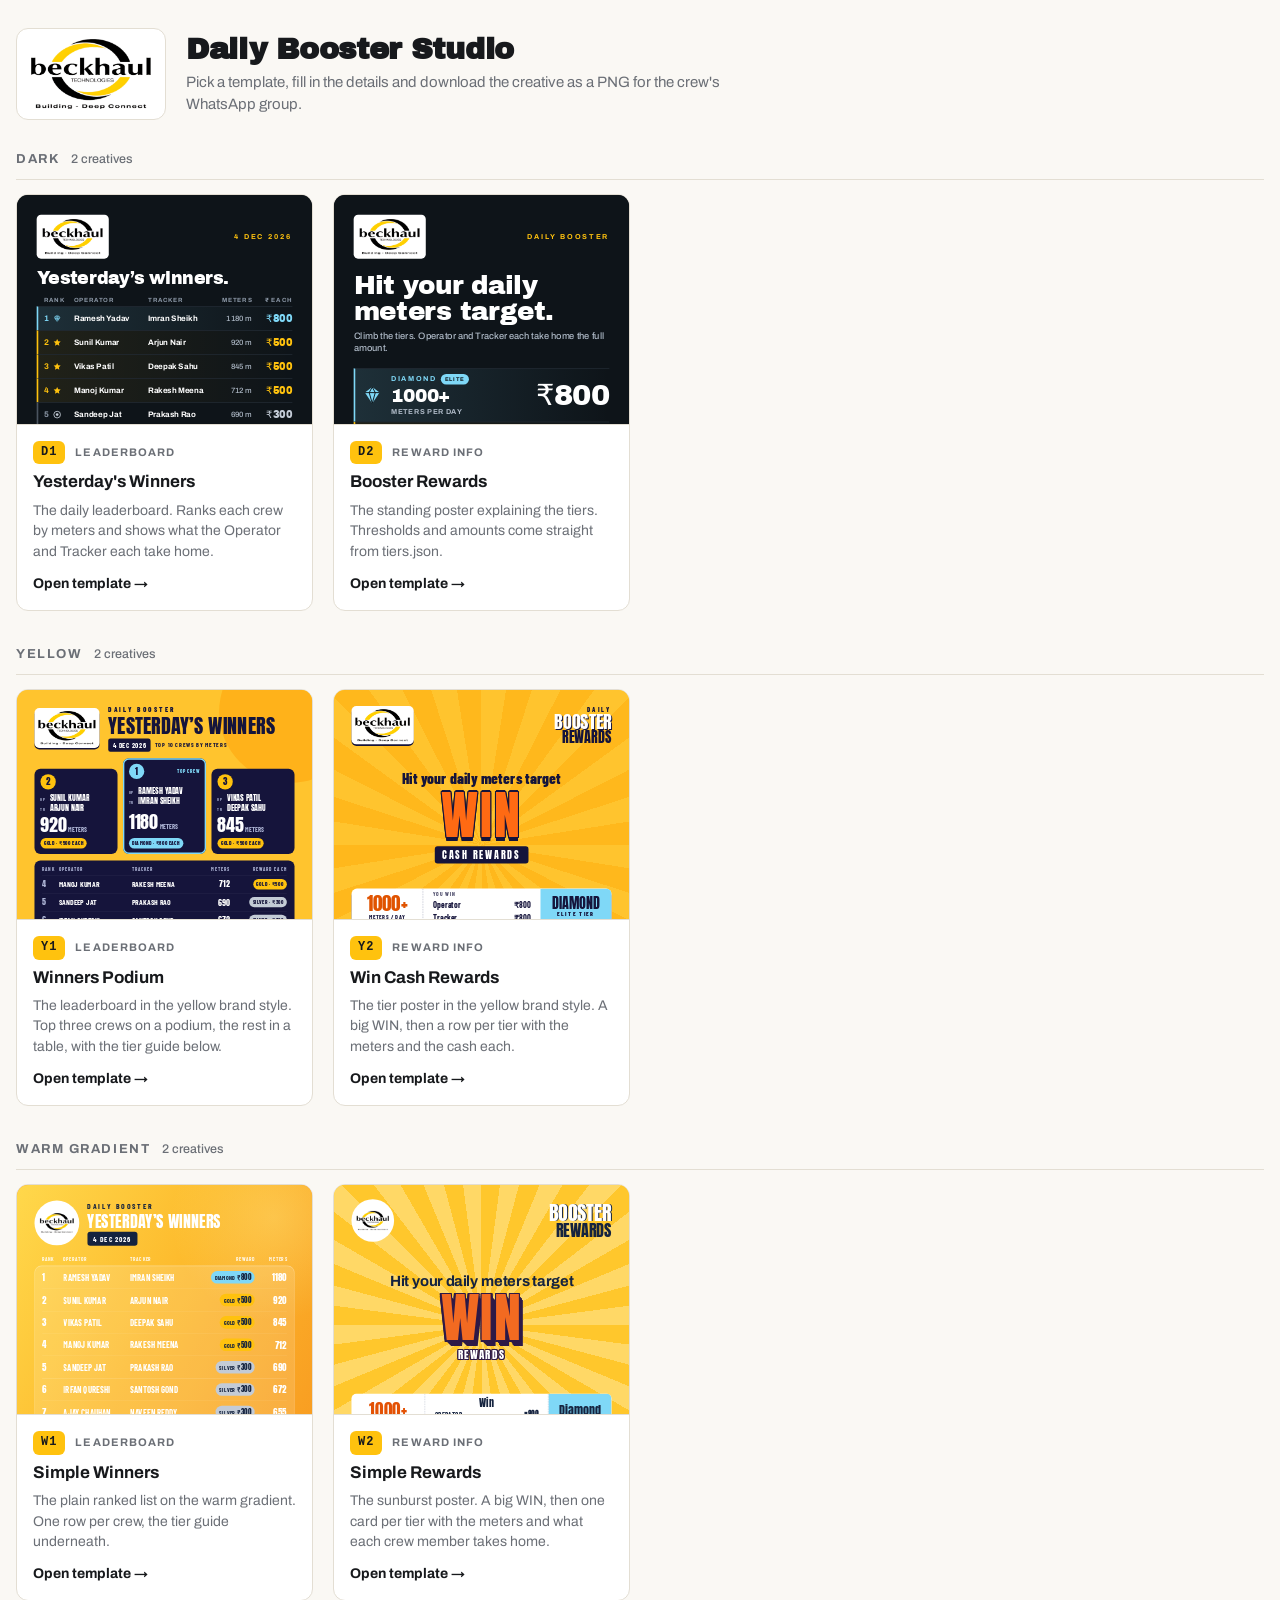
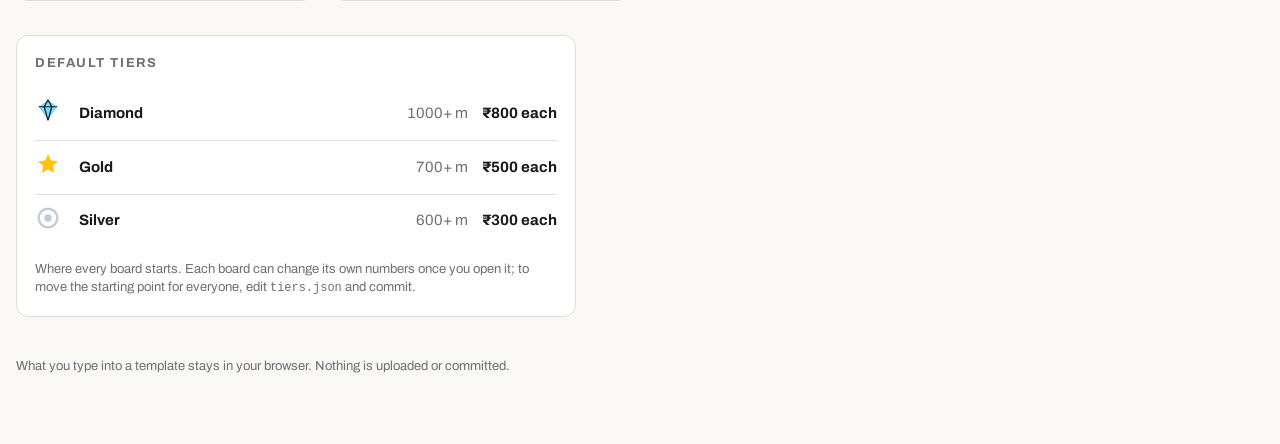
<file: index.html>
<!doctype html>
<html lang="en">
<head>
<meta charset="utf-8">
<meta name="viewport" content="width=device-width, initial-scale=1, viewport-fit=cover">
<title>Daily Booster Studio — Beckhaul Technologies</title>
<meta name="description" content="Pick a creative template, fill in the details and download it for WhatsApp.">
<meta name="robots" content="noindex">
<link rel="icon" href="assets/beckhaul-logo.png">
<link rel="preconnect" href="https://fonts.googleapis.com">
<link rel="preconnect" href="https://fonts.gstatic.com" crossorigin>
<link rel="stylesheet" href="https://fonts.googleapis.com/css2?family=Anton&family=Archivo:wght@400;500;600;700&family=Archivo+Black&family=Barlow+Condensed:wght@500;600;700;800&display=swap">
<link rel="manifest" href="manifest.json">
<meta name="theme-color" content="#FFC42E">
<link rel="apple-touch-icon" href="assets/apple-touch-icon.png">
<meta name="apple-mobile-web-app-capable" content="yes">
<meta name="apple-mobile-web-app-status-bar-style" content="default">
<meta name="apple-mobile-web-app-title" content="Booster">
<link rel="stylesheet" href="styles.css">
</head>
<body>

<div class="wrap">
  <header class="pagehead home-head">
    <img class="home-logo" src="assets/beckhaul-logo.png" alt="Beckhaul Technologies">
    <div>
      <h1>Daily Booster Studio</h1>
      <p class="sub">Pick a template, fill in the details and download the creative as a PNG for the crew's WhatsApp group.</p>
    </div>
  </header>

  <div class="installbar" id="installbar" hidden>
    <div>
      <strong>Add to your home screen</strong>
      <span>Opens like an app, no URL to type.</span>
    </div>
    <button type="button" class="btn btn-primary" id="installbtn">Install</button>
  </div>

  <div id="couplets"></div>

  <section class="card tierpanel">
    <h2>Default tiers</h2>
    <div id="tierdefaults"></div>
    <p class="note">Where every board starts. Each board can change its own numbers once you open it; to move the starting point for everyone, edit <code>tiers.json</code> and commit.</p>
  </section>

  <footer class="pagefoot">
    <p>What you type into a template stays in your browser. Nothing is uploaded or committed.</p>
  </footer>
</div>

<script src="core.js"></script>
<script src="templates/winners.js"></script>
<script src="templates/rewards.js"></script>
<script src="templates/podium.js"></script>
<script src="templates/win.js"></script>
<script src="templates/simple-winners.js"></script>
<script src="templates/simple-rewards.js"></script>
<script src="home.js"></script>
<script src="install.js"></script>
<script>
/* Register the service worker so the studio can be installed to a home screen
   and still opens on a bad site connection. */
if ("serviceWorker" in navigator) {
  window.addEventListener("load", function () {
    navigator.serviceWorker.register("sw.js").catch(function () { /* fine without it */ });
  });
}
</script>
</body>
</html>
</file>
<file: styles.css>
/* Daily Booster Studio — shared styles
   Home: a gallery of template cards, each showing a live crop of the real board.
   Studio: control column on the left, fixed-ratio board preview on the right.
   The tool chrome follows the viewer's light/dark setting. A board is a brand
   asset and stays the same dark artwork in every theme, because it leaves here
   as a PNG. Per-template board rules live in templates/<id>.js. */

:root {
  --bg: #FAF8F4;
  --surface: #FFFFFF;
  --line: #E3DED3;
  --fg: #17191C;
  --muted: #6B6F76;
  --accent: #FFC20E;
  --accent-ink: #17191C;
  --danger: #B4341F;
  --field: #FFFFFF;
  --radius: 12px;
  --ff-ui: 'Archivo', ui-sans-serif, system-ui, -apple-system, sans-serif;
  --ff-display: 'Archivo Black', 'Archivo', ui-sans-serif, system-ui, sans-serif;
  color-scheme: light;
}

@media (prefers-color-scheme: dark) {
  :root {
    --bg: #121417;
    --surface: #1A1D21;
    --line: #2C3137;
    --fg: #F2F3F5;
    --muted: #A0A7B0;
    --danger: #F08A74;
    --field: #23272C;
    color-scheme: dark;
  }
}

* { box-sizing: border-box; }
html, body { margin: 0; }

body {
  background: var(--bg);
  color: var(--fg);
  font-family: var(--ff-ui);
  font-size: 15px;
  line-height: 1.45;
  -webkit-text-size-adjust: 100%;
}

img { max-width: 100%; }
code { font-family: ui-monospace, SFMono-Regular, Menlo, monospace; font-size: 0.92em; }
a { color: inherit; }

.wrap {
  max-width: 1280px;
  margin: 0 auto;
  padding-left: max(16px, env(safe-area-inset-left, 0px));
  padding-right: max(16px, env(safe-area-inset-right, 0px));
  padding-block: 28px 56px;
}

.pagehead h1 {
  font-family: var(--ff-display);
  font-size: 30px;
  line-height: 1.1;
  margin: 0;
  letter-spacing: -0.01em;
}
.sub { color: var(--muted); margin: 6px 0 0; max-width: 64ch; }

.home-head { display: flex; align-items: center; gap: 20px; flex-wrap: wrap; }
.home-logo {
  width: 150px;
  height: auto;
  flex: none;
  background: #FFFFFF;
  border-radius: 12px;
  padding: 10px 14px;
  border: 1px solid var(--line);
}

.installbar {
  display: flex;
  align-items: center;
  justify-content: space-between;
  gap: 16px;
  flex-wrap: wrap;
  margin-top: 24px;
  padding: 14px 18px;
  background: var(--surface);
  border: 1px solid var(--line);
  border-radius: var(--radius);
}
.installbar[hidden] { display: none !important; }
.installbar strong { display: block; font-size: 15px; }
.installbar span { color: var(--muted); font-size: 14px; }
.installbar .btn { margin: 0; }

.sectionhead {
  font-size: 13px;
  letter-spacing: 0.12em;
  text-transform: uppercase;
  color: var(--muted);
  font-weight: 700;
  margin: 34px 0 14px;
}

.backlink { margin: 0 0 14px; font-size: 14px; font-weight: 600; }
.backlink a { color: var(--muted); text-decoration: none; }
.backlink a:hover { color: var(--fg); }

/* ---- Home gallery ---- */

.gallery {
  display: grid;
  grid-template-columns: repeat(auto-fill, minmax(280px, 1fr));
  gap: 20px;
}

.tcard {
  display: flex;
  flex-direction: column;
  background: var(--surface);
  border: 1px solid var(--line);
  border-radius: var(--radius);
  overflow: hidden;
  text-decoration: none;
  color: inherit;
}
.tcard:hover { border-color: var(--muted); }
.tcard:focus-visible { outline: 2px solid var(--accent); outline-offset: 2px; }

.tcard-stage {
  height: 230px;
  overflow: hidden;
  border-bottom: 1px solid var(--line);
}
.tcard-board { pointer-events: none; }

.tcard-body { padding: 16px; display: flex; flex-direction: column; gap: 6px; }
.tcard-body h3 { margin: 0; font-size: 17px; font-weight: 700; }
.tcard-body p { margin: 0; color: var(--muted); font-size: 14px; }
.tcard-go { margin-top: 6px; font-size: 14px; font-weight: 700; color: var(--fg); }

#couplets { margin-top: 30px; }
.couplet + .couplet { margin-top: 34px; }
.couplet .sectionhead {
  display: flex;
  align-items: baseline;
  gap: 12px;
  margin: 0 0 14px;
  padding-bottom: 10px;
  border-bottom: 1px solid var(--line);
}
.couplet-count {
  letter-spacing: 0;
  text-transform: none;
  font-weight: 500;
  color: var(--muted);
  font-size: 12.5px;
}
.couplet .gallery { grid-template-columns: repeat(auto-fill, minmax(280px, 1fr)); }

/* The creative's permanent code. It is how a person names one creative out of
   six in a message, so it is shown wherever a creative is shown. */
.code {
  display: inline-block;
  font-family: ui-monospace, SFMono-Regular, Menlo, monospace;
  font-size: 12px;
  font-weight: 700;
  letter-spacing: 0.08em;
  padding: 3px 8px;
  border-radius: 6px;
  background: var(--accent);
  color: var(--accent-ink);
}
.code-btn {
  border: 0;
  cursor: pointer;
  font-size: 13px;
  padding: 5px 11px;
  min-width: 56px;
}
.code-btn[hidden] { display: none; }

.studiohead { display: grid; grid-template-columns: minmax(0, 1fr) auto; align-items: start; gap: 14px; }
.studiohead h1 { grid-column: 1; }
.studiohead .code-btn { grid-column: 2; grid-row: 1; justify-self: end; }
.studiohead .sub, .studiohead .partnerline { grid-column: 1 / -1; }

.tcard-meta { display: flex; align-items: center; gap: 10px; }

.tcard-role {
  font-size: 11px;
  letter-spacing: 0.1em;
  text-transform: uppercase;
  font-weight: 700;
  color: var(--muted);
}

.partnerline { margin: 8px 0 0; font-size: 14px; color: var(--muted); }
.partnerline a { font-weight: 700; color: var(--fg); }

.tierdef {
  display: grid;
  grid-template-columns: 30px minmax(0, 1fr) auto auto;
  gap: 14px;
  align-items: center;
  padding: 10px 0;
  border-top: 1px solid var(--line);
}
.tierdef:first-child { border-top: 0; }
.tierdef .td-name { font-weight: 700; }
.tierdef .td-min, .tierdef .td-amt { font-variant-numeric: tabular-nums; color: var(--muted); }
.tierdef .td-amt { font-weight: 700; color: var(--fg); }

.tierpanel { margin-top: 34px; max-width: 560px; }

/* ---- Cards and forms ---- */

.card {
  background: var(--surface);
  border: 1px solid var(--line);
  border-radius: var(--radius);
  padding: 18px;
}
.card + .card { margin-top: 18px; }
.card[hidden] { display: none; }
.card h2 {
  font-size: 13px;
  letter-spacing: 0.12em;
  text-transform: uppercase;
  color: var(--muted);
  margin: 0 0 14px;
  font-weight: 700;
}

.cols {
  display: grid;
  grid-template-columns: minmax(0, 1fr) minmax(0, 440px);
  gap: 28px;
  align-items: start;
  margin-top: 26px;
}
@media (max-width: 900px) { .cols { grid-template-columns: minmax(0, 1fr); } }

.fieldgrid { display: flex; flex-direction: column; gap: 14px; }
.field-narrow { max-width: 260px; }
.hint { margin: 5px 0 0; font-size: 12.5px; color: var(--muted); }

label {
  display: block;
  font-size: 12px;
  letter-spacing: 0.06em;
  text-transform: uppercase;
  color: var(--muted);
  font-weight: 600;
  margin-bottom: 5px;
}

input, select, textarea {
  width: 100%;
  font: inherit;
  color: var(--fg);
  background: var(--field);
  border: 1px solid var(--line);
  border-radius: 8px;
  padding: 9px 10px;
  min-height: 42px;
}
textarea { resize: vertical; line-height: 1.35; }
input[type="number"] { font-variant-numeric: tabular-nums; }
input:focus-visible, select:focus-visible, textarea:focus-visible, button:focus-visible {
  outline: 2px solid var(--accent);
  outline-offset: 2px;
}

.btn {
  font: inherit;
  font-weight: 700;
  border-radius: 8px;
  border: 1px solid var(--line);
  background: var(--surface);
  color: var(--fg);
  padding: 10px 16px;
  min-height: 44px;
  cursor: pointer;
}
.btn:hover { border-color: var(--muted); }
.btn:disabled { opacity: 0.55; cursor: default; }
.btn-primary { background: var(--accent); color: var(--accent-ink); border-color: var(--accent); }
.btn-row { display: flex; flex-wrap: wrap; gap: 10px; margin-top: 14px; }

/* Row grid tracks are set by the studio from the template's column widths. */
.grid-head, .row { display: grid; gap: 10px; align-items: end; }
.grid-head { margin-bottom: 8px; }
.grid-head span {
  font-size: 12px;
  letter-spacing: 0.06em;
  text-transform: uppercase;
  color: var(--muted);
  font-weight: 600;
}
.row { margin-bottom: 10px; }

.icon-btn {
  border: 1px solid var(--line);
  background: var(--surface);
  color: var(--muted);
  border-radius: 8px;
  min-height: 42px;
  width: 44px;
  cursor: pointer;
  font-size: 18px;
  line-height: 1;
}
.icon-btn:hover { color: var(--danger); border-color: var(--danger); }

/* Per-row field labels: the column header carries them on wide screens, where
   repeating a label above every input doubles the text. They come back as real
   labels once the rows stack. */
.sr-only {
  position: absolute;
  width: 1px;
  height: 1px;
  padding: 0;
  margin: -1px;
  overflow: hidden;
  clip-path: inset(50%);
  white-space: nowrap;
  border: 0;
}

@media (max-width: 720px) {
  .grid-head { display: none; }
  .sr-only {
    position: static;
    width: auto;
    height: auto;
    margin: 0 0 5px;
    overflow: visible;
    clip-path: none;
    white-space: normal;
  }
  .row {
    grid-template-columns: minmax(0, 1fr) 44px !important;
    gap: 8px;
    padding: 12px;
    border: 1px solid var(--line);
    border-radius: 10px;
  }
  .row > div { grid-column: 1 / -1; }
  .row > div:first-child { grid-column: 1; }
  .row .icon-btn { grid-row: 1; grid-column: 2; align-self: start; }
}

.tierref {
  display: grid;
  grid-template-columns: 30px minmax(0, 1fr) 128px 128px;
  gap: 14px;
  align-items: end;
  padding: 12px 0;
  border-top: 1px solid var(--line);
}
.tierref:first-child { border-top: 0; }
.tierref .tr-mark, .tierref .tr-name { padding-bottom: 10px; }
.tierref .tr-name { font-weight: 700; }
.tierref .tr-field label {
  font-size: 11px;
  letter-spacing: 0.06em;
  text-transform: uppercase;
  color: var(--muted);
  margin-bottom: 4px;
}
.tierref .tr-input {
  display: flex;
  align-items: center;
  gap: 2px;
  background: var(--field);
  border: 1px solid var(--line);
  border-radius: 8px;
  padding: 0 9px;
}
.tierref .tr-input:focus-within { outline: 2px solid var(--accent); outline-offset: 2px; }
.tierref .tr-input span { color: var(--muted); font-weight: 600; }
.tierref .tr-input input {
  border: 0;
  background: none;
  padding: 9px 0;
  min-height: 40px;
  width: 100%;
  font-variant-numeric: tabular-nums;
  font-weight: 700;
}
.tierref .tr-input input:focus-visible { outline: none; }


@media (max-width: 520px) {
  .tierref { grid-template-columns: 30px minmax(0, 1fr); row-gap: 10px; }
  .tierref .tr-field { grid-column: 2; }
}

.note { font-size: 13px; color: var(--muted); margin: 12px 0 0; }

.banner {
  display: flex;
  gap: 10px;
  align-items: flex-start;
  border: 1px dashed var(--line);
  border-radius: 10px;
  padding: 11px 13px;
  font-size: 13px;
  color: var(--muted);
  margin-bottom: 16px;
}
.banner[hidden] { display: none !important; }
.banner button {
  background: none;
  border: none;
  color: var(--fg);
  font: inherit;
  font-weight: 700;
  cursor: pointer;
  padding: 0;
  text-decoration: underline;
}

.previewcol { position: sticky; top: env(safe-area-inset-top, 0px); }
.stage {
  width: 100%;
  overflow: hidden;
  border: 1px solid var(--line);
  border-radius: var(--radius);
  background: #0E1419;
}
.status { font-size: 13px; color: var(--muted); margin-top: 10px; min-height: 20px; }

.pagefoot { margin-top: 40px; font-size: 13px; color: var(--muted); }

/* ---- Board shell, shared by every template ---- */

.bd {
  box-sizing: border-box;
  width: 1080px;
  height: 1350px;
  padding: 72px;
  display: flex;
  flex-direction: column;
  font-family: 'Archivo', sans-serif;
  color: #FFFFFF;
  background: #0E1419;
}
.bd-logo {
  box-sizing: border-box;
  padding: 16px 22px;
  background: #FFFFFF;
  border-radius: 16px;
  flex: none;
}
.bd-logo img { display: block; width: 220px; height: 129px; object-fit: contain; }
.bd-date { font-size: 26px; font-weight: 700; letter-spacing: 0.26em; color: #FFC20E; }

@media (prefers-reduced-motion: reduce) {
  * { animation: none !important; transition: none !important; }
}
</file>
